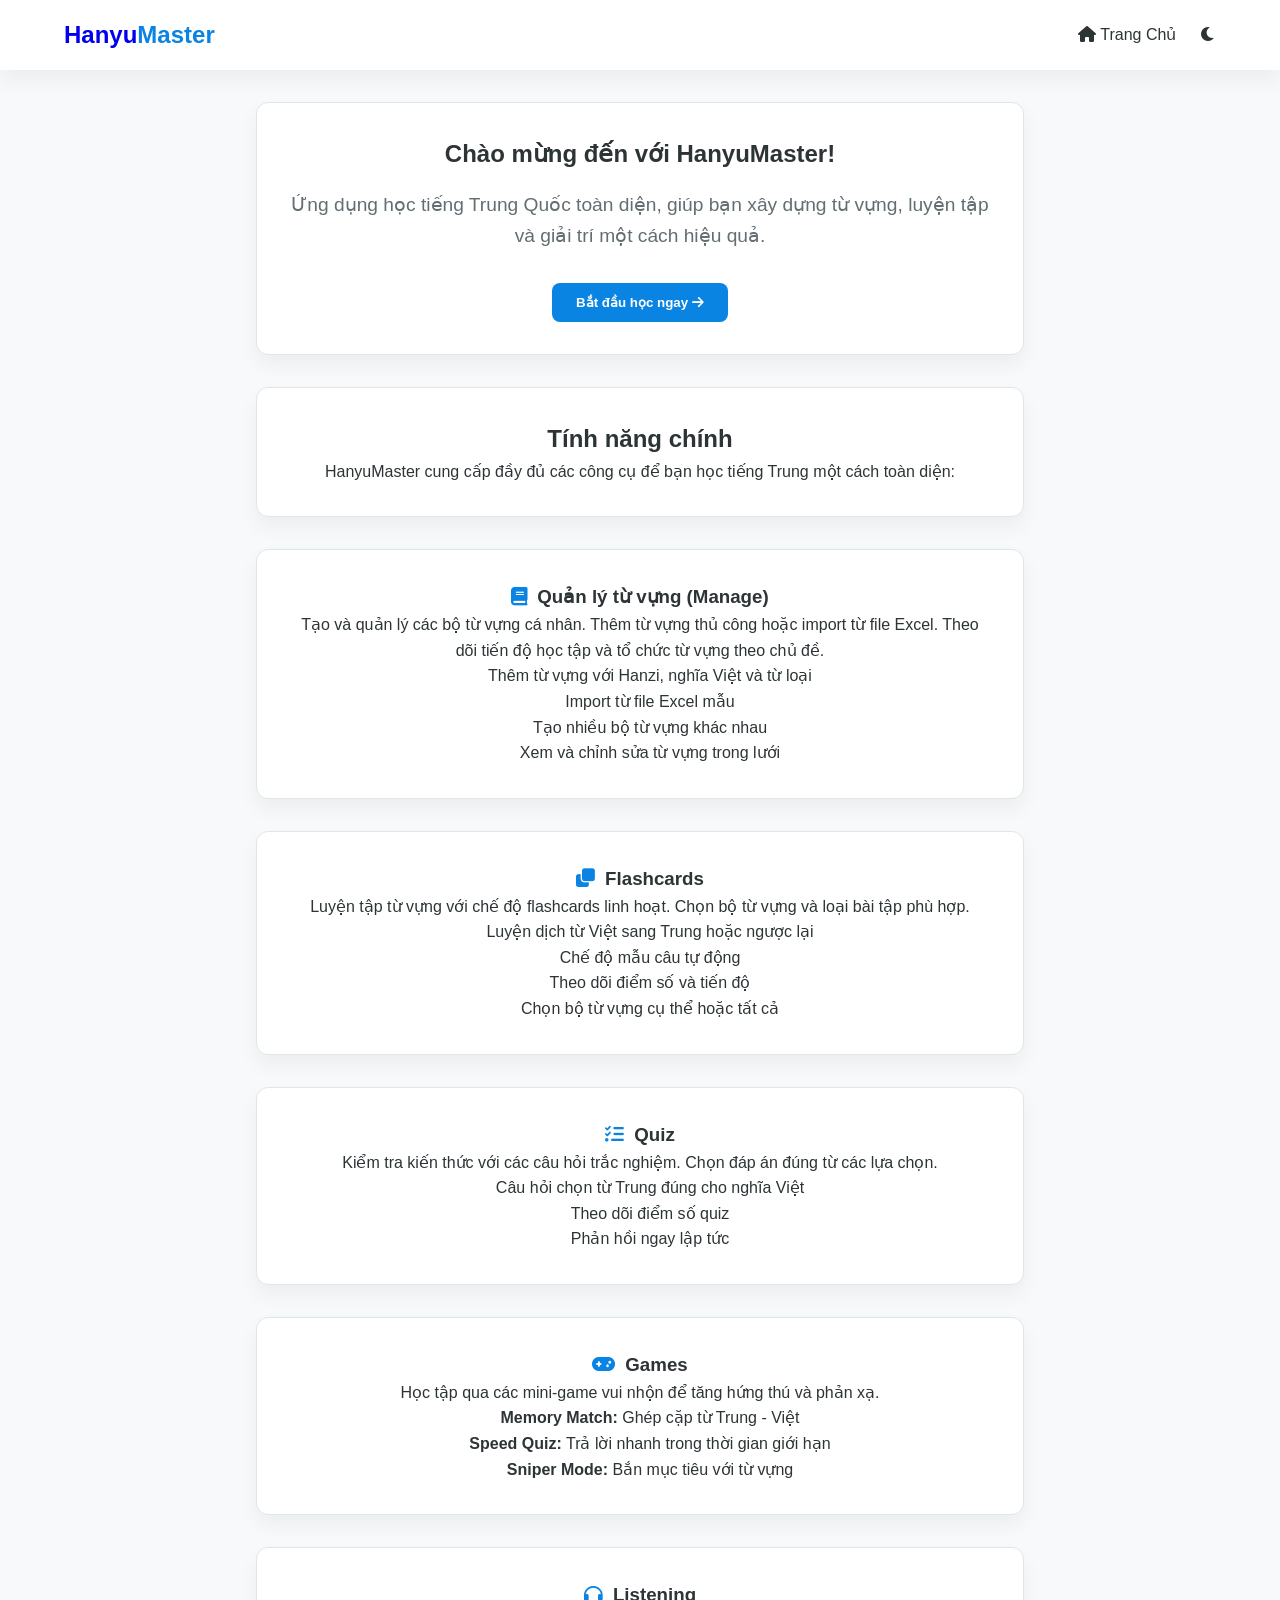
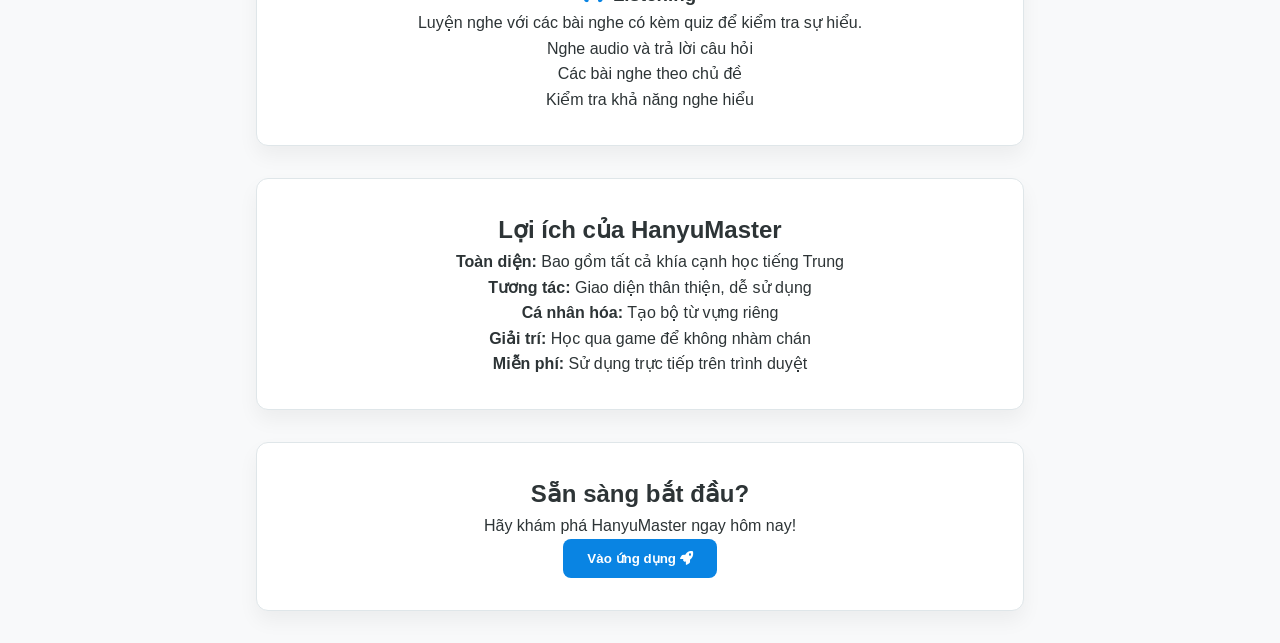
<file: index.html>
<!doctype html>
<html lang="en" data-theme="light">
  <head>
    <meta charset="UTF-8" />
    <meta name="viewport" content="width=device-width, initial-scale=1.0" />
    <title>Giới thiệu - HanyuMaster</title>
    <link rel="stylesheet" href="style.css" />
    <link rel="icon" type="image/png" href="./favicon.png" />
    <link rel="shortcut icon" href="./favicon.png" />
    <link rel="apple-touch-icon" href="./favicon.png" />
    <link
      rel="stylesheet"
      href="https://cdnjs.cloudflare.com/ajax/libs/font-awesome/6.0.0/css/all.min.css"
    />
  </head>

  <body>
    <nav class="navbar">
      <div class="logo"><a href="index.html">Hanyu<span>Master</span></a></div>
      <div class="nav-links">
        <button onclick="window.location.href='index.html'">
          <i class="fas fa-home"></i> <span>Trang Chủ</span>
        </button>
        <button id="theme-toggle"><i class="fas fa-moon"></i></button>
      </div>
    </nav>

    <main class="container">
      <section class="active">
        <div class="card">
          <h1 style="text-align: center; margin-bottom: 1rem;">Chào mừng đến với HanyuMaster!</h1>
          <p style="text-align: center; font-size: 1.2rem; color: var(--text-sub); margin-bottom: 2rem;">
            Ứng dụng học tiếng Trung Quốc toàn diện, giúp bạn xây dựng từ vựng, luyện tập và giải trí một cách hiệu quả.
          </p>
          <div style="text-align: center;">
            <button class="btn-primary" onclick="window.location.href='gioithieu.html'">
              Bắt đầu học ngay <i class="fas fa-arrow-right"></i>
            </button>
          </div>
        </div>

        <div class="card">
          <h2>Tính năng chính</h2>
          <p>HanyuMaster cung cấp đầy đủ các công cụ để bạn học tiếng Trung một cách toàn diện:</p>
        </div>

        <div class="card">
          <h3><i class="fas fa-book" style="color: var(--primary); margin-right: 10px;"></i>Quản lý từ vựng (Manage)</h3>
          <p>
            Tạo và quản lý các bộ từ vựng cá nhân. Thêm từ vựng thủ công hoặc import từ file Excel.
            Theo dõi tiến độ học tập và tổ chức từ vựng theo chủ đề.
          </p>
          <ul style="margin-left: 20px; list-style: none;">
            <li>Thêm từ vựng với Hanzi, nghĩa Việt và từ loại</li>
            <li>Import từ file Excel mẫu</li>
            <li>Tạo nhiều bộ từ vựng khác nhau</li>
            <li>Xem và chỉnh sửa từ vựng trong lưới</li>
          </ul>
        </div>

        <div class="card">
          <h3><i class="fas fa-clone" style="color: var(--primary); margin-right: 10px;"></i>Flashcards</h3>
          <p>
            Luyện tập từ vựng với chế độ flashcards linh hoạt. Chọn bộ từ vựng và loại bài tập phù hợp.
          </p>
          <ul style="margin-left: 20px; list-style: none;">
            <li>Luyện dịch từ Việt sang Trung hoặc ngược lại</li>
            <li>Chế độ mẫu câu tự động</li>
            <li>Theo dõi điểm số và tiến độ</li>
            <li>Chọn bộ từ vựng cụ thể hoặc tất cả</li>
          </ul>
        </div>

        <div class="card">
          <h3><i class="fas fa-tasks" style="color: var(--primary); margin-right: 10px;"></i>Quiz</h3>
          <p>
            Kiểm tra kiến thức với các câu hỏi trắc nghiệm. Chọn đáp án đúng từ các lựa chọn.
          </p>
          <ul style="margin-left: 20px; list-style: none;">
            <li>Câu hỏi chọn từ Trung đúng cho nghĩa Việt</li>
            <li>Theo dõi điểm số quiz</li>
            <li>Phản hồi ngay lập tức</li>
          </ul>
        </div>

        <div class="card">
          <h3><i class="fas fa-gamepad" style="color: var(--primary); margin-right: 10px;"></i>Games</h3>
          <p>
            Học tập qua các mini-game vui nhộn để tăng hứng thú và phản xạ.
          </p>
          <ul style="margin-left: 20px; list-style: none;">
            <li><strong>Memory Match:</strong> Ghép cặp từ Trung - Việt</li>
            <li><strong>Speed Quiz:</strong> Trả lời nhanh trong thời gian giới hạn</li>
            <li><strong>Sniper Mode:</strong> Bắn mục tiêu với từ vựng</li>
          </ul>
        </div>

        <div class="card">
          <h3><i class="fas fa-headphones" style="color: var(--primary); margin-right: 10px;"></i>Listening</h3>
          <p>
            Luyện nghe với các bài nghe có kèm quiz để kiểm tra sự hiểu.
          </p>
          <ul style="margin-left: 20px; list-style: none;">
            <li>Nghe audio và trả lời câu hỏi</li>
            <li>Các bài nghe theo chủ đề</li>
            <li>Kiểm tra khả năng nghe hiểu</li>
          </ul>
        </div>

        <div class="card">
          <h2>Lợi ích của HanyuMaster</h2>
          <ul style="margin-left: 20px; list-style: none;">
            <li><strong>Toàn diện:</strong> Bao gồm tất cả khía cạnh học tiếng Trung</li>
            <li><strong>Tương tác:</strong> Giao diện thân thiện, dễ sử dụng</li>
            <li><strong>Cá nhân hóa:</strong> Tạo bộ từ vựng riêng</li>
            <li><strong>Giải trí:</strong> Học qua game để không nhàm chán</li>
            <li><strong>Miễn phí:</strong> Sử dụng trực tiếp trên trình duyệt</li>
          </ul>
        </div>

        <div class="card" style="text-align: center;">
          <h2>Sẵn sàng bắt đầu?</h2>
          <p>Hãy khám phá HanyuMaster ngay hôm nay!</p>
          <button class="btn-primary" onclick="window.location.href='gioithieu.html'">
            Vào ứng dụng <i class="fas fa-rocket"></i>
          </button>
        </div>
      </section>
    </main>

    <script src="script.js"></script>
  </body>
</html>
</file>
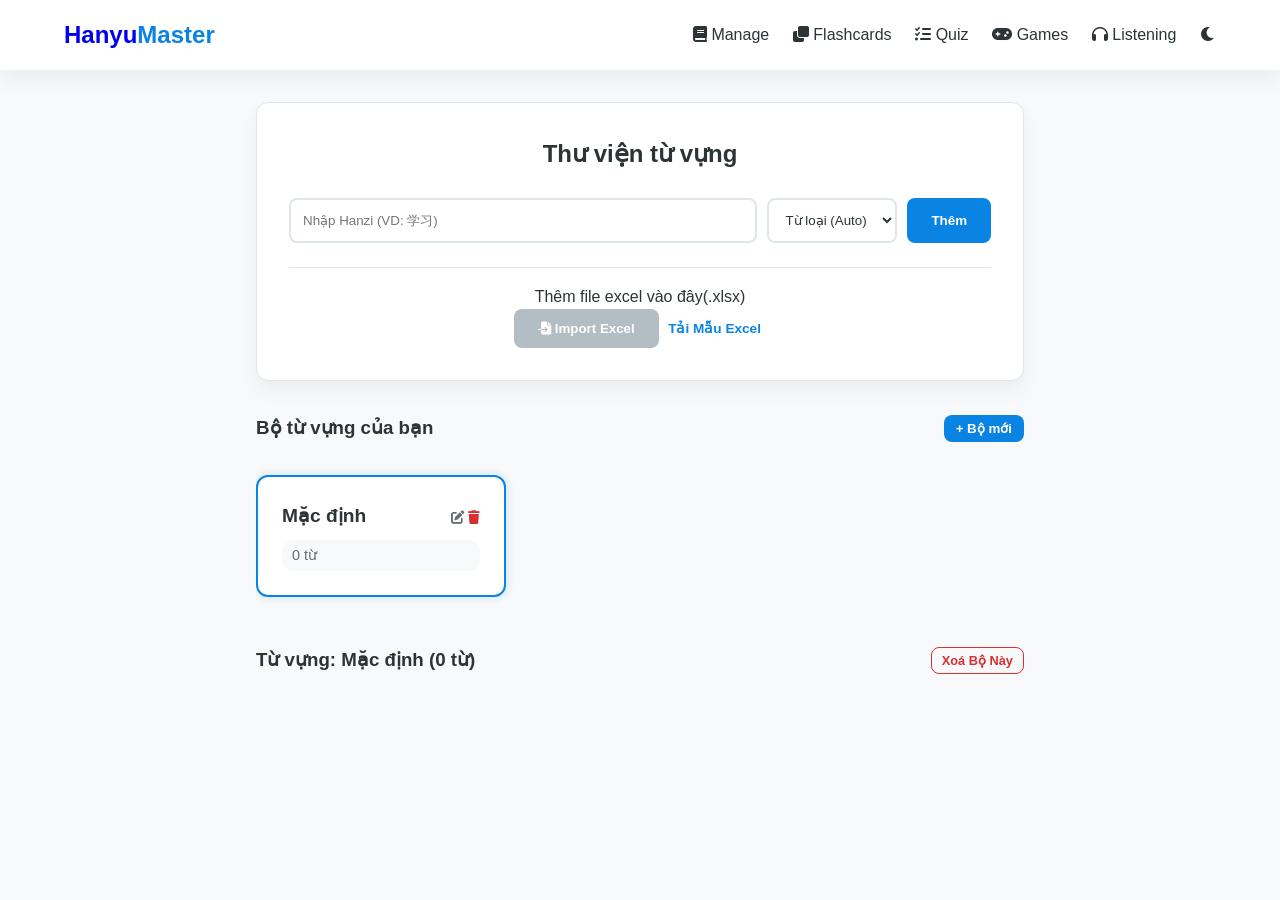
<file: gioithieu.html>
<!doctype html>
<html lang="en" data-theme="light">
  <head>
    <meta charset="UTF-8" />
    <meta name="viewport" content="width=device-width, initial-scale=1.0" />
    <title> HanyuMaster - Chinese Learning App</title>
    <link rel="stylesheet" href="style.css" />
    <link rel="icon" type="image/png" href="./favicon.png" />
    <link rel="shortcut icon" href="./favicon.png" />
    <link rel="apple-touch-icon" href="./favicon.png" />
    <link
      rel="stylesheet"
      href="https://cdnjs.cloudflare.com/ajax/libs/font-awesome/6.0.0/css/all.min.css"
    />
    <!-- SheetJS will be dynamically loaded via script.js -->
  </head>

  <body>
    <nav class="navbar">
      <div class="logo" > <a href="index.html"> Hanyu<span>Master</span></a></div>
      <div class="nav-links">
        <button onclick="showSection('manage')">
          <i class="fas fa-book"></i> <span>Manage</span>
        </button>
        <button onclick="showSection('flashcard')">
          <i class="fas fa-clone"></i> <span>Flashcards</span>
        </button>
        <button onclick="showSection('quiz')">
          <i class="fas fa-tasks"></i> <span>Quiz</span>
        </button>
        <button onclick="showSection('games')">
          <i class="fas fa-gamepad"></i> <span>Games</span>
        </button>
        <button onclick="showSection('listening')">
          <i class="fas fa-headphones"></i> <span>Listening</span>
        </button>
        <button id="theme-toggle"><i class="fas fa-moon"></i></button>
      </div>
    </nav>

    <main class="container">
      <!-- MANAGEMENT SECTION -->
      <section id="manage-section" class="active">
        <div class="card">
          <h2>Thư viện từ vựng</h2>
          <div class="input-group">
            <input
              type="text"
              id="chinese-input"
              placeholder="Nhập Hanzi (VD: 学习)"
            />
            <select id="pos-input" class="pos-select">
              <option value="none">Từ loại (Auto)</option>
              <option value="noun">Danh từ</option>
              <option value="verb">Động từ</option>
              <option value="pronoun">Đại từ</option>
              <option value="adj">Tính từ</option>
            </select>
            <button id="add-btn" class="btn-primary">Thêm</button>
          </div>

          <div class="import-tools">
            <p>Thêm file excel vào đây(.xlsx)</p>
            <input
              type="file"
              id="excel-upload"
              accept=".xlsx, .xls, .csv"
              hidden
            />
            <button
              class="btn-secondary"
              onclick="document.getElementById('excel-upload').click()"
            >
              <i class="fas fa-file-import"></i> Import Excel
            </button>
            <button class="btn-text" onclick="downloadTemplate()">
              Tải Mẫu Excel
            </button>
          </div>
        </div>

        <div class="decks-section">
          <div class="library-header">
            <h3>Bộ từ vựng của bạn</h3>
            <button
              class="btn-primary btn-sm"
              style="padding: 6px 12px"
              onclick="createNewDeck()"
            >
              + Bộ mới
            </button>
          </div>
          <div id="decks-list" class="decks-carousel"></div>
        </div>

        <div class="library-header" style="margin-top: 2rem">
          <h3>
            Từ vựng: <span id="current-deck-name">Mặc định</span> (<span
              id="vocab-count"
              >0</span
            >
            từ)
          </h3>
          <button class="btn-danger-outline" onclick="resetProgress()">
            Xoá Bộ Này
          </button>
        </div>
        <div id="vocab-list" class="vocab-grid"></div>
      </section>

      <!-- FLASHCARD SECTION -->
      <section id="flashcard-section">
        <div class="stats-bar">
          <span>Score: <b id="flash-score" class="correct">0</b></span>
          <div class="practice-modes">
            <select
              id="flashcard-deck-select"
              class="pos-select"
              style="padding: 5px; font-size: 0.9rem"
              onchange="loadFlashcard()"
            >
              <option value="all">Tất cả các bộ</option>
            </select>
            <label
              ><input
                type="radio"
                name="practice-type"
                value="word"
                checked
                onchange="changePracticeType()"
              />
              Từ vựng</label
            >
            <label
              ><input
                type="radio"
                name="practice-type"
                value="sentence"
                onchange="changePracticeType()"
              />
              Mẫu câu</label
            >
          </div>
          <button class="btn-sm" onclick="toggleFlashMode()">
            <i class="fas fa-sync"></i> Swap Mode
          </button>
        </div>
        <div class="card flash-card">
          <div id="flash-mode-label" class="label">
            Dịch sang tiếng Trung Quốc:
          </div>
          <div
            id="sentence-warning"
            class="hidden"
            style="
              color: var(--text-sub);
              font-size: 0.8rem;
              margin-top: -10px;
              margin-bottom: 10px;
            "
          >
            ⚠️ Auto-generated sentence for structure practice
          </div>
          <div id="flash-prompt" class="prompt-text">---</div>
          <div id="flash-feedback" class="feedback"></div>
          <div class="input-container">
            <input
              type="text"
              id="flash-answer"
              placeholder="Đáp án..."
              autocomplete="off"
            />
          </div>
          <div class="controls">
            <button id="flash-submit" class="btn-primary">Check</button>
            <button id="flash-next" class="btn-secondary">Next / Skip</button>
          </div>
        </div>
      </section>

      <!-- QUIZ SECTION -->
      <section id="quiz-section">
        <div class="stats-bar">
          <span>Quiz Score: <b id="quiz-score" class="correct">0</b></span>
        </div>
        <div class="card quiz-card">
          <div class="label">Chọn từ trung đúng:</div>
          <div id="quiz-question" class="prompt-text">---</div>
          <div id="quiz-options" class="options-grid"></div>
          <div id="quiz-feedback" class="feedback"></div>
          <button id="quiz-next" class="btn-primary hidden">
            Next Question
          </button>
        </div>
      </section>
      <!-- GAMES SECTION -->
      <section id="games-section">
        <!-- GAMES HUB MENU -->
        <div id="game-menu-container" class="card">
          <h2>Mini-Games Hub</h2>
          <p style="margin-bottom: 1.5rem; color: var(--text-sub)">
            Chọn 1 minigame để luyện tập từ vựng và phản xạ tiếng Trung của bạn!
          </p>
          <div class="options-grid" style="grid-template-columns: 1fr">
            <button class="option-btn" onclick="openGame('match')">
              <i class="fas fa-th"></i> Memory Match (Classic)
            </button>
            <button class="option-btn" onclick="openGame('speed')">
              <i class="fas fa-bolt"></i> Speed Quiz (5s Time Limit)
            </button>
            <button class="option-btn" onclick="openGame('sniper')">
              <i class="fas fa-crosshairs"></i> Sniper Mode (Target Practice)
            </button>
          </div>
        </div>

        <!-- MATCHING GAME -->
        <div id="game-match-container" class="hidden">
          <div class="stats-bar">
            <button class="btn-sm" onclick="backToGameMenu()">
              <i class="fas fa-arrow-left"></i> Back
            </button>
            <span style="font-size: 1.2rem; font-weight: bold"
              >Level: <b id="match-level" class="correct">1</b></span
            >
            <button class="btn-sm" onclick="startMatchingGame()">
              <i class="fas fa-sync"></i> Restart
            </button>
          </div>
          <div class="card quiz-card" style="padding: 1rem">
            <div class="label" style="margin-bottom: 1rem">
              Tìm cặp từ tương ứng (Trung - Việt)
            </div>
            <div id="match-grid" class="match-grid"></div>
          </div>
        </div>

        <!-- SPEED QUIZ -->
        <div id="game-speed-container" class="hidden">
          <div class="stats-bar">
            <button class="btn-sm" onclick="backToGameMenu()">
              <i class="fas fa-arrow-left"></i> Back
            </button>
            <span style="font-size: 1.2rem; font-weight: bold"
              >Combo: <b id="speed-combo" class="correct">0</b>x</span
            >
            <span style="font-size: 1.2rem; font-weight: bold"
              >Score: <b id="speed-score" class="correct">0</b></span
            >
          </div>
          <div
            id="speed-quiz-card"
            class="card quiz-card"
            style="position: relative; overflow: hidden; min-height: 250px"
          >
            <div
              style="
                font-size: 1.5rem;
                font-weight: bold;
                margin-bottom: 1rem;
                color: var(--error);
              "
              id="speed-timer-display"
            >
              05.00s
            </div>
            <div class="label">Nghĩa của từ:</div>
            <div id="speed-question" class="prompt-text">---</div>
            <div id="speed-options" class="options-grid"></div>

            <div
              id="speed-game-over"
              class="hidden"
              style="
                position: absolute;
                inset: 0;
                background: rgba(0, 0, 0, 0.8);
                flex-direction: column;
                align-items: center;
                justify-content: center;
                z-index: 10;
              "
            >
              <h2 style="color: white; font-size: 2rem; margin-bottom: 1rem">
                Game Over!
              </h2>
              <button class="btn-primary" onclick="openGame('speed')">
                <i class="fas fa-sync"></i> Try Again
              </button>
            </div>
          </div>
        </div>

        <!-- SNIPER MODE -->
        <div id="game-sniper-container" class="hidden">
          <div class="stats-bar">
            <button class="btn-sm" onclick="backToGameMenu()">
              <i class="fas fa-arrow-left"></i> Back
            </button>
            <span style="font-size: 1.2rem; font-weight: bold"
              >Score: <b id="sniper-score" class="correct">0</b></span
            >
            <span
              style="font-size: 1.2rem; font-weight: bold; color: var(--error)"
              >Wrong: <b id="sniper-lives">0</b>/5</span
            >
          </div>
          <div
            class="card"
            style="
              padding: 1rem;
              position: relative;
              overflow: hidden;
              min-height: 400px;
              display: flex;
              flex-direction: column;
            "
            id="sniper-canvas-wrapper"
          >
            <div
              style="
                text-align: center;
                font-size: 2rem;
                font-weight: bold;
                color: var(--primary);
                margin-bottom: 1rem;
                padding-bottom: 10px;
                border-bottom: 2px solid var(--border);
              "
              id="sniper-target-word"
            >
              ---
            </div>
            <div
              id="sniper-canvas"
              style="
                flex: 1;
                position: relative;
                overflow: hidden;
                min-height: 300px;
              "
            >
              <!-- Words will be injected here -->
            </div>
            <div
              id="sniper-game-over"
              class="hidden"
              style="
                position: absolute;
                inset: 0;
                background: rgba(0, 0, 0, 0.8);
                flex-direction: column;
                align-items: center;
                justify-content: center;
                z-index: 10;
              "
            >
              <h2 style="color: white; font-size: 2rem; margin-bottom: 1rem">
                Game Over!
              </h2>
              <button class="btn-primary" onclick="startSniperMode()">
                <i class="fas fa-sync"></i> Play Again
              </button>
            </div>
          </div>
        </div>
      </section>

      <!-- LISTENING SECTION -->
      <section id="listening-section">
        <!-- Hub Menu -->
        <div id="listening-menu-container" class="card">
          <h2>Listening Practice</h2>
          <p style="margin-bottom: 1.5rem; color: var(--text-sub)">
            Chọn bài nghe để luyện tập
          </p>
          <div
            id="listening-decks-list"
            class="options-grid"
            style="grid-template-columns: 1fr"
          >
            <!-- Injected via JS -->
          </div>
        </div>

        <!-- Player View -->
        <div id="listening-player-container" class="hidden">
          <div class="stats-bar">
            <button class="btn-sm" onclick="backToListeningMenu()">
              <i class="fas fa-arrow-left"></i> Back
            </button>
            <span
              style="font-size: 1.2rem; font-weight: bold"
              id="listening-title-display"
              >Title</span
            >
            <span style="width: 50px"></span
            ><!-- spacer -->
          </div>
          <div
            class="card"
            style="
              padding: 1rem;
              display: flex;
              flex-direction: column;
              gap: 1rem;
            "
          >
            <!-- Audio player -->
            <div
              style="
                display: flex;
                justify-content: center;
                align-items: center;
                padding: 1rem 0;
                background: var(--bg-color);
                border-radius: 8px;
              "
            >
              <audio
                id="listening-audio-player"
                controls
                style="width: 90%; max-width: 400px"
              >
                <source id="listening-audio-source" src="" type="audio/mpeg" />
                Your browser does not support the audio element.
              </audio>
            </div>
            <!-- Quiz Container -->
            <div
              id="listening-quiz-container"
              style="
                display: flex;
                flex-direction: column;
                gap: 20px;
                overflow-y: auto;
                max-height: 600px;
                padding-right: 10px;
              "
            >
              <!-- Questions injected via JS -->
            </div>
          </div>
        </div>
      </section>
    </main>

    <script src="script.js"></script>
  </body>
</html>
</file>
<file: style.css>
:root {
  --bg-color: #f8f9fa;
  --card-bg: #ffffff;
  --text-main: #2d3436;
  --text-sub: #636e72;
  --primary: #0984e3;
  --primary-hover: #0773c5;
  --secondary: #b2bec3;
  --success: #00b894;
  --error: #d63031;
  --border: #dfe6e9;
  --shadow: 0 10px 20px rgba(0, 0, 0, 0.05);
  --radius: 12px;
}

[data-theme="dark"] {
  --bg-color: #121212;
  --card-bg: #1e1e1e;
  --text-main: #f5f6fa;
  --text-sub: #a4b0be;
  --border: #333;
  --shadow: 0 10px 20px rgba(0, 0, 0, 0.3);
}

* {
  box-sizing: border-box;
  margin: 0;
  padding: 0;
  font-family: "Segoe UI", Tahoma, sans-serif;
  transition:
    background 0.3s,
    color 0.3s;
}

body {
  background-color: var(--bg-color);
  color: var(--text-main);
  line-height: 1.6;
}

.navbar {
  background: var(--card-bg);
  padding: 1rem 5%;
  display: flex;
  justify-content: space-between;
  align-items: center;
  box-shadow: var(--shadow);
  position: sticky;
  top: 0;
  z-index: 100;
}
.logo {
  font-size: 1.5rem;
  font-weight: 800;
}
.logo span {
  color: var(--primary);
}
.nav-links button {
  background: none;
  border: none;
  color: var(--text-main);
  margin-left: 1.2rem;
  cursor: pointer;
  font-size: 1rem;
  font-weight: 500;
}
.nav-links button:hover {
  color: var(--primary);
}

.container {
  max-width: 800px;
  margin: 2rem auto;
  padding: 0 1rem;
}
section {
  display: none;
  animation: fadeIn 0.4s ease-out;
}
section.active {
  display: block;
}
@keyframes fadeIn {
  from {
    opacity: 0;
    transform: translateY(10px);
  }
  to {
    opacity: 1;
    transform: translateY(0);
  }
}

.card {
  background: var(--card-bg);
  padding: 2rem;
  border-radius: var(--radius);
  box-shadow: var(--shadow);
  margin-bottom: 2rem;
  text-align: center;
  border: 1px solid var(--border);
}

.decks-carousel {
  display: flex;
  overflow-x: auto;
  gap: 1rem;
  padding: 1rem 0;
  scrollbar-width: thin;
}
.deck-card {
  min-width: 250px;
  background: var(--card-bg);
  border: 2px solid var(--border);
  padding: 1.5rem;
  border-radius: var(--radius);
  cursor: pointer;
  text-align: left;
  transition: 0.2s;
  display: flex;
  flex-direction: column;
  justify-content: space-between;
}
.deck-card:hover {
  border-color: var(--primary);
  transform: translateY(-2px);
}
.deck-card.active {
  border-color: var(--primary);
  box-shadow: 0 0 10px rgba(9, 132, 227, 0.2);
}
.deck-title {
  font-size: 1.2rem;
  font-weight: bold;
  margin-bottom: 0.5rem;
}
.deck-count {
  font-size: 0.9rem;
  color: var(--text-sub);
  background: var(--bg-color);
  padding: 4px 10px;
  border-radius: 12px;
  display: inline-block;
}

.pos-select {
  padding: 12px;
  border: 2px solid var(--border);
  border-radius: 8px;
  background: var(--card-bg);
  color: var(--text-main);
  outline: none;
}

.practice-modes {
  display: flex;
  gap: 1rem;
  align-items: center;
  font-size: 0.9rem;
}
.practice-modes label {
  cursor: pointer;
  display: flex;
  align-items: center;
  gap: 5px;
}

.input-group {
  display: flex;
  gap: 10px;
  margin: 1.5rem 0;
}
input[type="text"] {
  flex: 1;
  padding: 12px;
  border: 2px solid var(--border);
  border-radius: 8px;
  background: var(--card-bg);
  color: var(--text-main);
}

button {
  cursor: pointer;
  border-radius: 8px;
  font-weight: 600;
  border: none;
  transition: 0.2s;
}
.btn-primary {
  background: var(--primary);
  color: white;
  padding: 12px 24px;
}
.btn-secondary {
  background: var(--secondary);
  color: white;
  padding: 12px 24px;
}
.btn-text {
  background: none;
  color: var(--primary);
  font-size: 0.85rem;
  padding: 5px;
}
.btn-danger-outline {
  background: none;
  border: 1px solid var(--error);
  color: var(--error);
  padding: 5px 10px;
  font-size: 0.8rem;
}

.vocab-grid {
  display: grid;
  grid-template-columns: repeat(auto-fill, minmax(200px, 1fr));
  gap: 1rem;
}
.vocab-item {
  background: var(--card-bg);
  padding: 1rem;
  border-radius: var(--radius);
  border: 1px solid var(--border);
  position: relative;
}
.delete-btn {
  position: absolute;
  top: 5px;
  right: 5px;
  color: var(--error);
  background: none;
}

.label {
  font-size: 0.8rem;
  color: var(--text-sub);
  text-transform: uppercase;
}
.prompt-text {
  font-size: 3rem;
  margin: 1rem 0;
  font-weight: 800;
  color: var(--primary);
}
.feedback {
  min-height: 24px;
  margin-bottom: 1rem;
  font-weight: bold;
}
.correct {
  color: var(--success);
}
.wrong {
  color: var(--error);
}

.input-container {
  display: flex;
  justify-content: center;
  margin-bottom: 10px;
}

.input-container input {
  width: 100%;
  max-width: 300px;
  text-align: center;
}

.controls {
  display: flex;
  justify-content: center;
  gap: 10px;
  max-width: 300px;
  margin: 0 auto;
}

.controls button {
  flex: 1;
}

.options-grid {
  display: grid;
  grid-template-columns: 1fr 1fr;
  gap: 12px;
  margin: 1.5rem 0;
}
.option-btn {
  padding: 18px;
  background: var(--card-bg);
  border: 2px solid var(--border);
  color: var(--text-main);
  font-size: 1.1rem;
}
.option-btn:hover:not(:disabled) {
  border-color: var(--primary);
}
.option-btn:disabled {
  cursor: default;
}

.import-tools {
  margin-top: 1.5rem;
  padding-top: 1rem;
  border-top: 1px solid var(--border);
}
.library-header {
  display: flex;
  justify-content: space-between;
  align-items: center;
  margin-bottom: 1rem;
}
.stats-bar {
  display: flex;
  justify-content: space-between;
  align-items: center;
  margin-bottom: 10px;
}
.hidden {
  display: none;
}

/* MATCHING GAME STYLES */
.match-grid {
  display: grid;
  grid-template-columns: repeat(4, 1fr);
  gap: 12px;
  margin: 1.5rem 0;
}
.match-card {
  padding: 18px;
  background: var(--card-bg);
  border: 2px solid var(--border);
  border-radius: 8px;
  color: var(--text-main);
  font-size: 1.1rem;
  font-weight: bold;
  cursor: pointer;
  display: flex;
  align-items: center;
  justify-content: center;
  min-height: 80px;
  text-align: center;
  user-select: none;
  transition: 0.2s all;
}
.match-card:hover:not(.flipped):not(.matched) {
  border-color: var(--primary);
  transform: translateY(-2px);
}
.match-card.flipped {
  background: var(--primary);
  color: white;
  border-color: var(--primary);
}
.match-card.matched {
  background: rgba(0, 184, 148, 0.1);
  color: var(--success);
  border-color: var(--success);
  cursor: default;
  transform: scale(0.95);
  opacity: 0.8;
}

/* GAME ALERT SHAKE */
@keyframes shake {
  0% { transform: translateX(0); }
  25% { transform: translateX(-5px); }
  50% { transform: translateX(5px); }
  75% { transform: translateX(-5px); }
  100% { transform: translateX(0); }
}

.danger-alert {
  animation: shake 0.5s infinite;
  background-color: rgba(214, 48, 49, 0.1) !important;
  border-color: var(--error) !important;
}

/* SNIPER MODE STYLES */
.flying-word {
  position: absolute;
  padding: 10px 20px;
  background: var(--card-bg);
  border: 2px solid var(--border);
  border-radius: 8px;
  font-size: 1.5rem;
  font-weight: bold;
  cursor: pointer;
  white-space: nowrap;
  user-select: none;
  transition: transform 0.1s, border-color 0.2s, background-color 0.2s;
  box-shadow: 0 4px 6px rgba(0,0,0,0.1);
  /* Movement is done via linear translation in JS (or CSS depending on implementation) */
}

.flying-word:hover {
  border-color: var(--primary);
  background: var(--primary);
  color: white;
  transform: scale(1.1);
}

/* LISTENING QUIZ STYLES */
.l-question-block {
  background: var(--card-bg);
  border: 1px solid var(--border);
  padding: 1.5rem;
  border-radius: var(--radius);
}
.l-question-title {
  font-weight: bold;
  font-size: 1.1rem;
  margin-bottom: 1rem;
}
.l-options-grid {
  display: grid;
  grid-template-columns: 1fr 1fr;
  gap: 10px;
}
.l-option-btn {
  background: var(--card-bg);
  border: 2px solid var(--border);
  padding: 12px;
  border-radius: 8px;
  text-align: left;
  cursor: pointer;
  color: var(--text-main);
  transition: all 0.2s;
  font-size: 1rem;
}
.l-option-btn:hover:not(:disabled) {
  border-color: var(--primary);
  background: rgba(9, 132, 227, 0.05);
}
.l-option-btn:disabled {
  cursor: not-allowed;
  opacity: 0.8;
}
.l-option-btn.correct {
  border-color: var(--success) !important;
  background: rgba(0, 184, 148, 0.1) !important;
  color: var(--success);
  font-weight: bold;
}
.l-option-btn.wrong {
  border-color: var(--error) !important;
  background: rgba(214, 48, 49, 0.1) !important;
  color: var(--error);
  font-weight: bold;
}



@media (max-width: 600px) {
  .options-grid {
    grid-template-columns: 1fr;
  }
  .match-grid {
    grid-template-columns: repeat(3, 1fr); /* Slightly smaller grid on mobile */
  }
  .nav-links span {
    display: none;
  }
}
.logo a {
    text-decoration: none;
}
</file>
